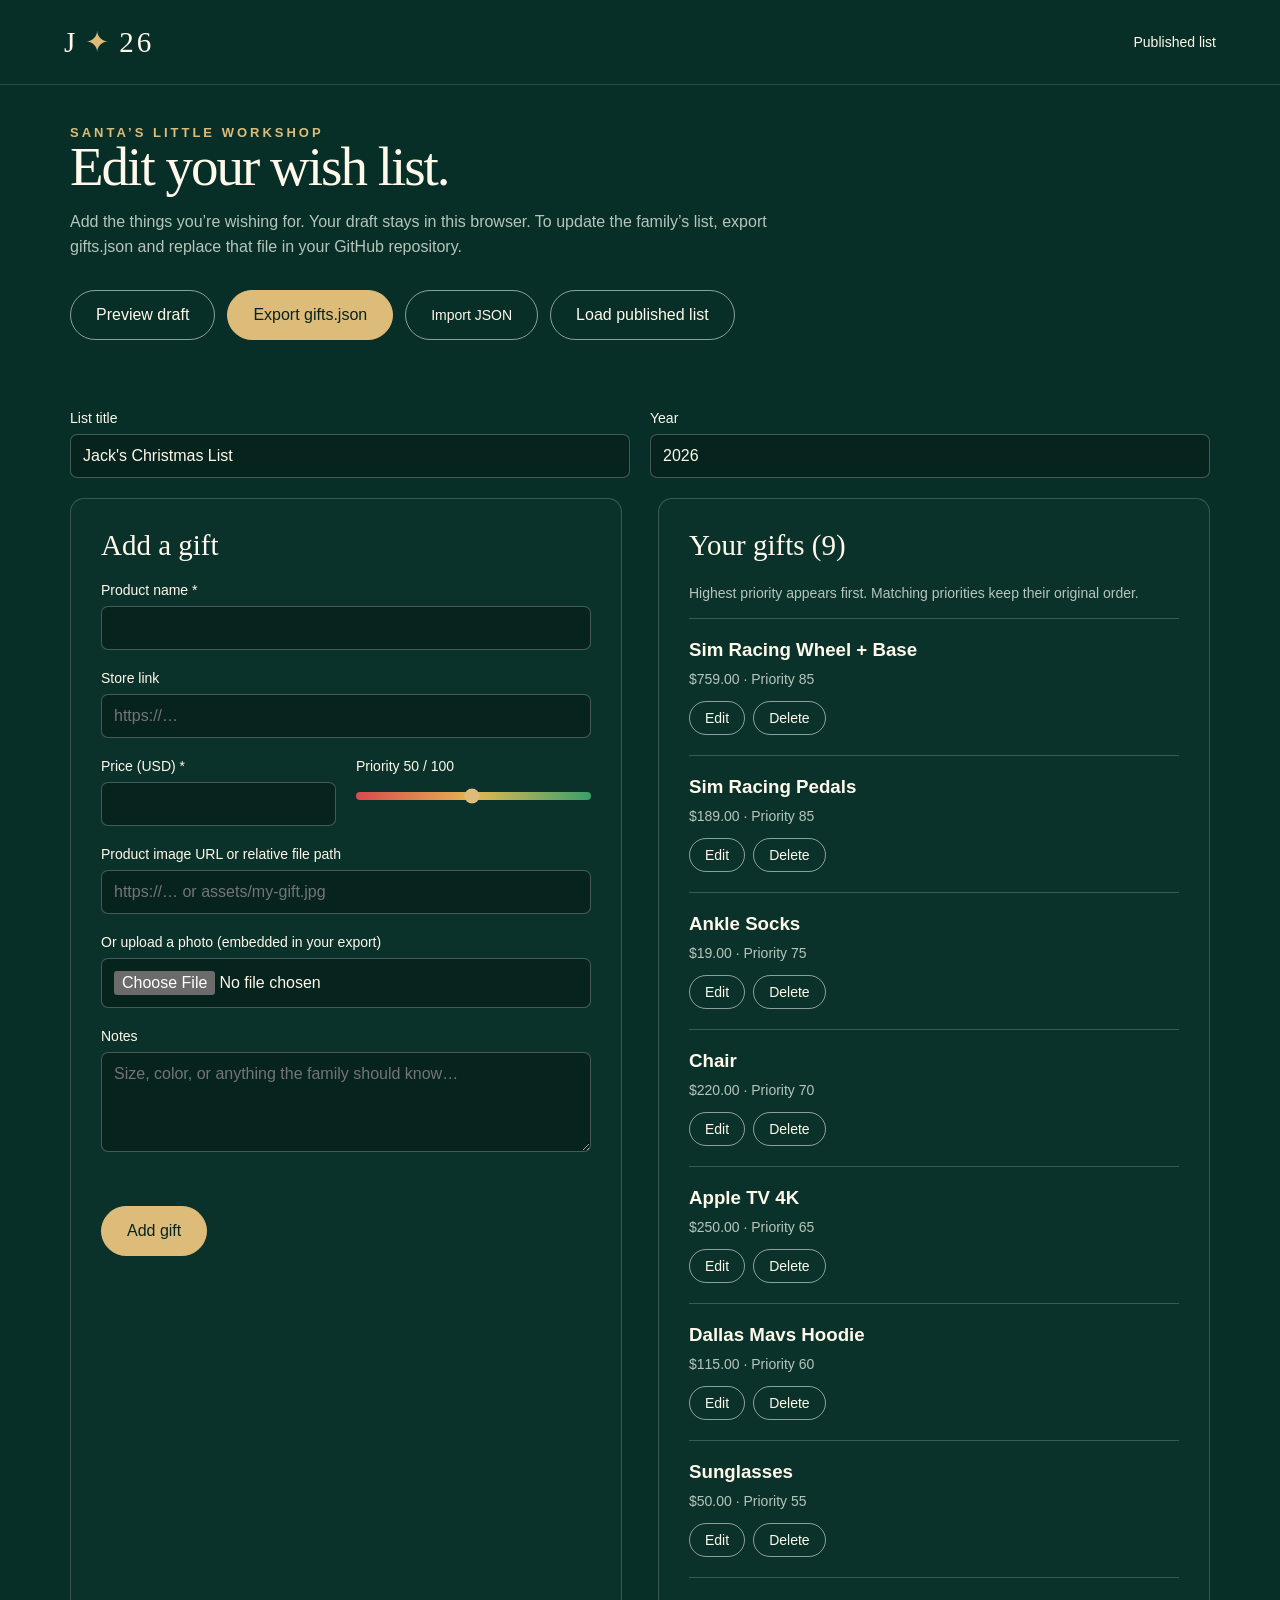
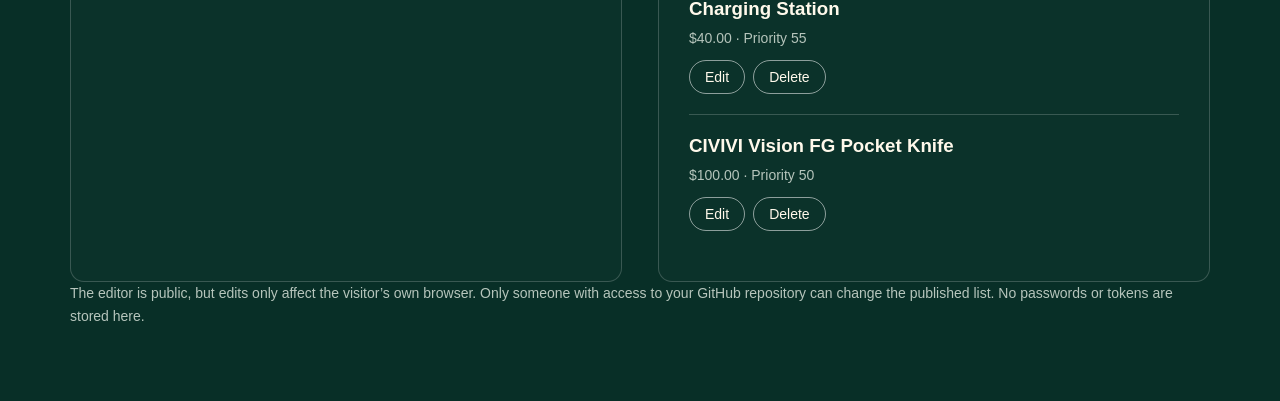
<file: editor.html>
<!doctype html><html lang="en"><head><meta charset="utf-8"><meta name="viewport" content="width=device-width,initial-scale=1"><title>Edit Christmas List</title><link rel="icon" href="data:image/svg+xml,%3Csvg xmlns='http://www.w3.org/2000/svg' viewBox='0 0 32 32'%3E%3Ctext y='27' font-size='28'%3E🎁%3C/text%3E%3C/svg%3E"><link rel="stylesheet" href="style.css"><script src="app.js" defer></script></head><body><header><a class="brand" href="index.html">J<span>✦</span>26</a><nav><a href="index.html">Published list</a></nav></header><main class="editor"><div class="eyebrow">SANTA’S LITTLE WORKSHOP</div><h1>Edit your wish list.</h1><p class="lead">Add the things you’re wishing for. Your draft stays in this browser. To update the family’s list, export gifts.json and replace that file in your GitHub repository.</p><div class="toolbar"><a class="pill" href="index.html?draft=1" target="_blank" rel="noopener">Preview draft</a><button class="primary" id="export">Export gifts.json</button><label class="pill file-label" for="import">Import JSON</label><input id="import" type="file" accept="application/json,.json" hidden><button id="load-published">Load published list</button></div><p class="status" id="status" role="status" aria-live="polite"></p><div class="two"><div><label for="title">List title</label><input id="title" maxlength="120"></div><div><label for="year">Year</label><input id="year" type="number" min="2000" max="2100"></div></div><div class="editor-grid"><section class="panel"><h2 id="form-title">Add a gift</h2><form id="gift-form"><label for="name">Product name *</label><input id="name" required maxlength="180"><label for="link">Store link</label><input id="link" type="url" placeholder="https://…"><div class="two"><div><label for="price">Price (USD) *</label><input id="price" type="number" min="0" step="0.01" required></div><div><label for="rank">Priority <output id="rank-output">50</output> / 100</label><input id="rank" type="range" min="1" max="100" value="50"></div></div><label for="image">Product image URL or relative file path</label><input id="image" placeholder="https://… or assets/my-gift.jpg"><label for="image-file">Or upload a photo (embedded in your export)</label><input id="image-file" type="file" accept="image/jpeg,image/png,image/webp"><img id="image-preview" class="upload-preview" alt="Gift preview" hidden><label for="notes">Notes</label><textarea id="notes" maxlength="2000" placeholder="Size, color, or anything the family should know…"></textarea><div class="toolbar"><button class="primary" type="submit" id="save-gift">Add gift</button><button type="button" id="cancel" hidden>Cancel edit</button></div></form></section><section class="panel"><h2>Your gifts <span id="editor-count"></span></h2><p class="help">Highest priority appears first. Matching priorities keep their original order.</p><div id="editor-items"></div></section></div><p class="help">The editor is public, but edits only affect the visitor’s own browser. Only someone with access to your GitHub repository can change the published list. No passwords or tokens are stored here.</p></main></body></html>
</file>
<file: style.css>
:root{--green:#082f27;--deep:#06231e;--paper:#fff9eb;--gold:#ddbc79;--red:#a52f3f;--muted:#b6c5bc;color-scheme:dark}*{box-sizing:border-box}html{scroll-behavior:smooth;scroll-padding-top:90px}body{margin:0;background:var(--green);color:var(--paper);font-family:Arial,sans-serif;font-size:16px}a{color:inherit;text-decoration:none}button,input,textarea{font:inherit}a:focus-visible,button:focus-visible,input:focus-visible,textarea:focus-visible{outline:3px solid var(--gold);outline-offset:5px}header{height:85px;padding:0 5vw;display:flex;align-items:center;justify-content:space-between;position:absolute;width:100%;top:0;z-index:4;border-bottom:1px solid #ffffff24}.brand{font-family:Georgia,serif;font-size:29px;letter-spacing:3px}.brand span{color:var(--gold);margin:0 7px}nav{display:flex;gap:32px;font-size:14px}nav a:hover,footer a:hover{color:var(--gold)}.intro{min-height:100svh;padding:160px 8vw 50px;display:flex;flex-direction:column;justify-content:center;position:relative;overflow:hidden;background:radial-gradient(ellipse at 90% 10%,#22634b70,transparent 55%)}.eyebrow{font-size:13px;letter-spacing:3px;font-weight:bold;color:var(--gold)}.script{font-family:Georgia,serif;font-style:italic;font-size:23px;margin:38px 0 14px}h1,h2,h3,p{margin-top:0}h1{font-family:Georgia,serif;font-size:clamp(58px,8.5vw,132px);font-weight:normal;line-height:.98;letter-spacing:-4px;margin-bottom:55px;position:relative;z-index:1}h1 span{font-size:.45em;display:block;color:var(--gold);margin-top:22px;letter-spacing:3px}.large-star{position:absolute;right:9%;top:26%;font-size:clamp(180px,28vw,450px);color:var(--gold);opacity:.8;transform:rotate(12deg);pointer-events:none}.intro-bottom{display:flex;align-items:center;justify-content:space-between;gap:20px;font-size:14px;position:relative;z-index:1}.intro-bottom>span{color:var(--muted)}.pill,button{border:1px solid #fff8;border-radius:100px;padding:15px 25px;background:transparent;color:var(--paper);cursor:pointer;display:inline-flex;align-items:center;justify-content:center;gap:20px}.pill:hover,button:hover{background:#ffffff15}.snow{position:fixed;inset:0;pointer-events:none;z-index:3;overflow:hidden}.snow i{position:absolute;top:-10px;width:3px;height:3px;border-radius:50%;background:white;opacity:.4;animation:snowfall linear infinite}@keyframes snowfall{to{transform:translate(45px,110vh)}}.gift{height:200vh;position:relative;background:var(--paper);color:var(--deep)}.gift:nth-child(even){background:#762b38;color:var(--paper)}.gift:nth-child(3n){background:#143e32;color:var(--paper)}.gift-pin{position:sticky;top:0;height:100svh;min-height:100svh;overflow:auto;display:grid;grid-template-columns:1.05fr 1fr;align-items:center;gap:7vw;padding:80px 8vw}.gift-visual{display:flex;align-items:center;justify-content:center;min-width:0;position:relative;opacity:var(--reveal,1);transform:translateY(calc((1 - var(--reveal,1))*35px)) scale(calc(.94 + var(--reveal,1)*.06))}.gift-visual img{width:100%;height:58vh;object-fit:contain;mix-blend-mode:multiply}.gift:nth-child(even) img,.gift:nth-child(3n) img{mix-blend-mode:normal}.placeholder{font-size:clamp(100px,18vw,250px);filter:drop-shadow(0 25px 25px #0002);padding:45px}.gift h2{font:normal clamp(36px,5vw,76px)/1.06 Georgia,serif;letter-spacing:-1.5px;margin:22px 0}.gift .number{font-size:13px;letter-spacing:3px;opacity:.65}.gift-name{opacity:var(--reveal,1)}.priority{max-width:330px;margin:25px 0}.priority-label{display:flex;justify-content:space-between;gap:20px;font-size:14px;margin-bottom:12px}.track{height:7px;border-radius:10px;background:linear-gradient(90deg,#d94a4e,#e4b752 50%,#39a06b);position:relative}.track::after{content:'';position:absolute;left:clamp(7px,var(--rank),calc(100% - 7px));top:50%;width:13px;height:13px;border-radius:50%;background:var(--paper);border:2px solid var(--deep);transform:translate(-50%,-50%);box-shadow:0 0 0 2px #fff8}.price-reveal{opacity:var(--price,1);transform:translateY(calc((1 - var(--price,1))*30px))}.price{font:normal 38px Georgia,serif;margin:25px 0 16px}.notes{line-height:1.6;white-space:pre-wrap;overflow-wrap:anywhere;max-width:460px;opacity:.8}.store{display:inline-block;border-bottom:1px solid;padding:8px 0;margin-top:10px}.summary{padding:110px 8vw 90px;background:var(--deep)}h2{font:normal clamp(40px,5vw,66px) Georgia,serif;margin:20px 0}.summary-top{display:flex;justify-content:space-between;align-items:center;gap:30px;margin:30px 0 40px}.summary-top p{color:var(--muted);margin:0}.summary-top strong{font:normal 32px Georgia,serif;display:block;margin-top:6px}.summary-row{display:grid;grid-template-columns:70px 2fr 1fr 110px 70px;align-items:center;gap:24px;padding:25px 0;border-top:1px solid #ffffff25}.thumb{width:64px;height:64px;object-fit:contain;background:#fff;border-radius:8px}.thumb-fallback{font-size:35px}.summary-name{font-size:19px}.summary-notes{display:block;font-size:14px;color:var(--muted);line-height:1.5;white-space:pre-wrap;margin-top:9px;overflow-wrap:anywhere}.summary-row .priority{margin:0}.summary-row .store{margin:0;width:max-content}.fine{font-size:13px;color:var(--muted);line-height:1.6;margin:35px 0 0}footer{padding:35px 8vw;display:flex;justify-content:space-between;font-size:14px;border-top:1px solid #ffffff24}.empty{padding:80px 8vw;text-align:center;background:var(--paper);color:var(--deep)}.empty .pill{color:var(--deep);border-color:var(--deep)}#draft-banner{position:relative;margin-top:85px;background:var(--red);padding:14px;text-align:center;font-size:14px}#draft-banner a{text-decoration:underline;margin-left:15px}.editor{max-width:1200px;margin:auto;padding:125px 30px 60px}.editor h1{font-size:55px;letter-spacing:-2px;margin-bottom:15px}.editor .lead{color:var(--muted);line-height:1.6;max-width:730px}.toolbar{display:flex;flex-wrap:wrap;gap:12px;margin:30px 0}.primary{background:var(--gold);color:var(--deep);border-color:var(--gold)}.primary:hover{background:#edcf93}.editor-grid{display:grid;grid-template-columns:1fr 1fr;gap:36px}.panel{padding:30px;border:1px solid #ffffff30;border-radius:14px;background:#ffffff04}.panel h2{font-size:29px;margin-top:0}label{display:block;font-size:14px;margin-bottom:8px}input:not([type=range]),textarea{width:100%;background:var(--deep);border:1px solid #ffffff40;border-radius:7px;color:var(--paper);padding:12px;margin-bottom:20px}textarea{resize:vertical;min-height:100px}input[type=range]{width:100%;accent-color:var(--gold);margin:10px 0 24px;height:8px;appearance:none;background:linear-gradient(90deg,#d94a4e,#e4b752,#39a06b);border-radius:8px}.two{display:grid;grid-template-columns:1fr 1fr;gap:20px}.editor-card{border-top:1px solid #ffffff30;padding:20px 0}.editor-card h3{margin:0 0 10px;overflow-wrap:anywhere}.editor-card button{font-size:14px;padding:8px 15px;margin:14px 8px 0 0}.editor-card p{color:var(--muted);margin:0;font-size:14px}.status{color:var(--gold);min-height:24px;line-height:1.5}.file-label{display:inline-flex;margin:0}.help{font-size:14px;line-height:1.6;color:var(--muted)}.upload-preview{height:100px;max-width:100%;object-fit:contain;margin-bottom:16px}.hidden,[hidden]{display:none!important}@media(max-width:760px){header{height:70px}nav{gap:20px}.intro{padding:135px 7vw 40px}.large-star{right:-15px;top:17%;font-size:180px;opacity:.25}h1{letter-spacing:-2px}.intro-bottom{align-items:flex-start;flex-direction:column;gap:25px}.intro-bottom>span:last-child{display:none}.gift-pin{grid-template-columns:1fr;gap:15px;padding:35px 7vw;align-content:center}.gift-visual img{height:32svh}.placeholder{font-size:100px;padding:10px}.gift h2{font-size:38px;margin:12px 0}.priority{margin:18px 0}.price{font-size:28px;margin:15px 0}.notes{font-size:14px;line-height:1.4}.summary{padding:75px 7vw}.summary-top{align-items:flex-start}.summary-row{grid-template-columns:45px 1fr 85px;gap:15px}.thumb{width:40px;height:45px}.summary-row .priority{grid-column:2;grid-row:auto}.summary-row .store{justify-self:end}.summary-name{font-size:17px}.summary-row>.amount{grid-column:3;grid-row:auto}footer{gap:20px;line-height:1.5}.editor-grid{grid-template-columns:1fr}.editor{padding:110px 18px 35px}.panel{padding:22px}.editor h1{font-size:43px}}@media(prefers-reduced-motion:reduce){html{scroll-behavior:auto}.snow{display:none}.gift{height:auto}.gift-pin{position:relative}.gift-visual,.gift-name,.price-reveal{opacity:1;transform:none}}@media print{header,.snow,.intro,.gift,footer,#draft-banner{display:none!important}.summary{background:white;color:black;padding:0}.summary-notes,.fine,.summary-top p{color:#333}.summary-row{break-inside:avoid}.summary-row a::after{content:' (' attr(href) ')';font-size:10px}}

@media(prefers-reduced-motion:reduce){.gift-pin{height:auto;overflow:visible}}
</file>
